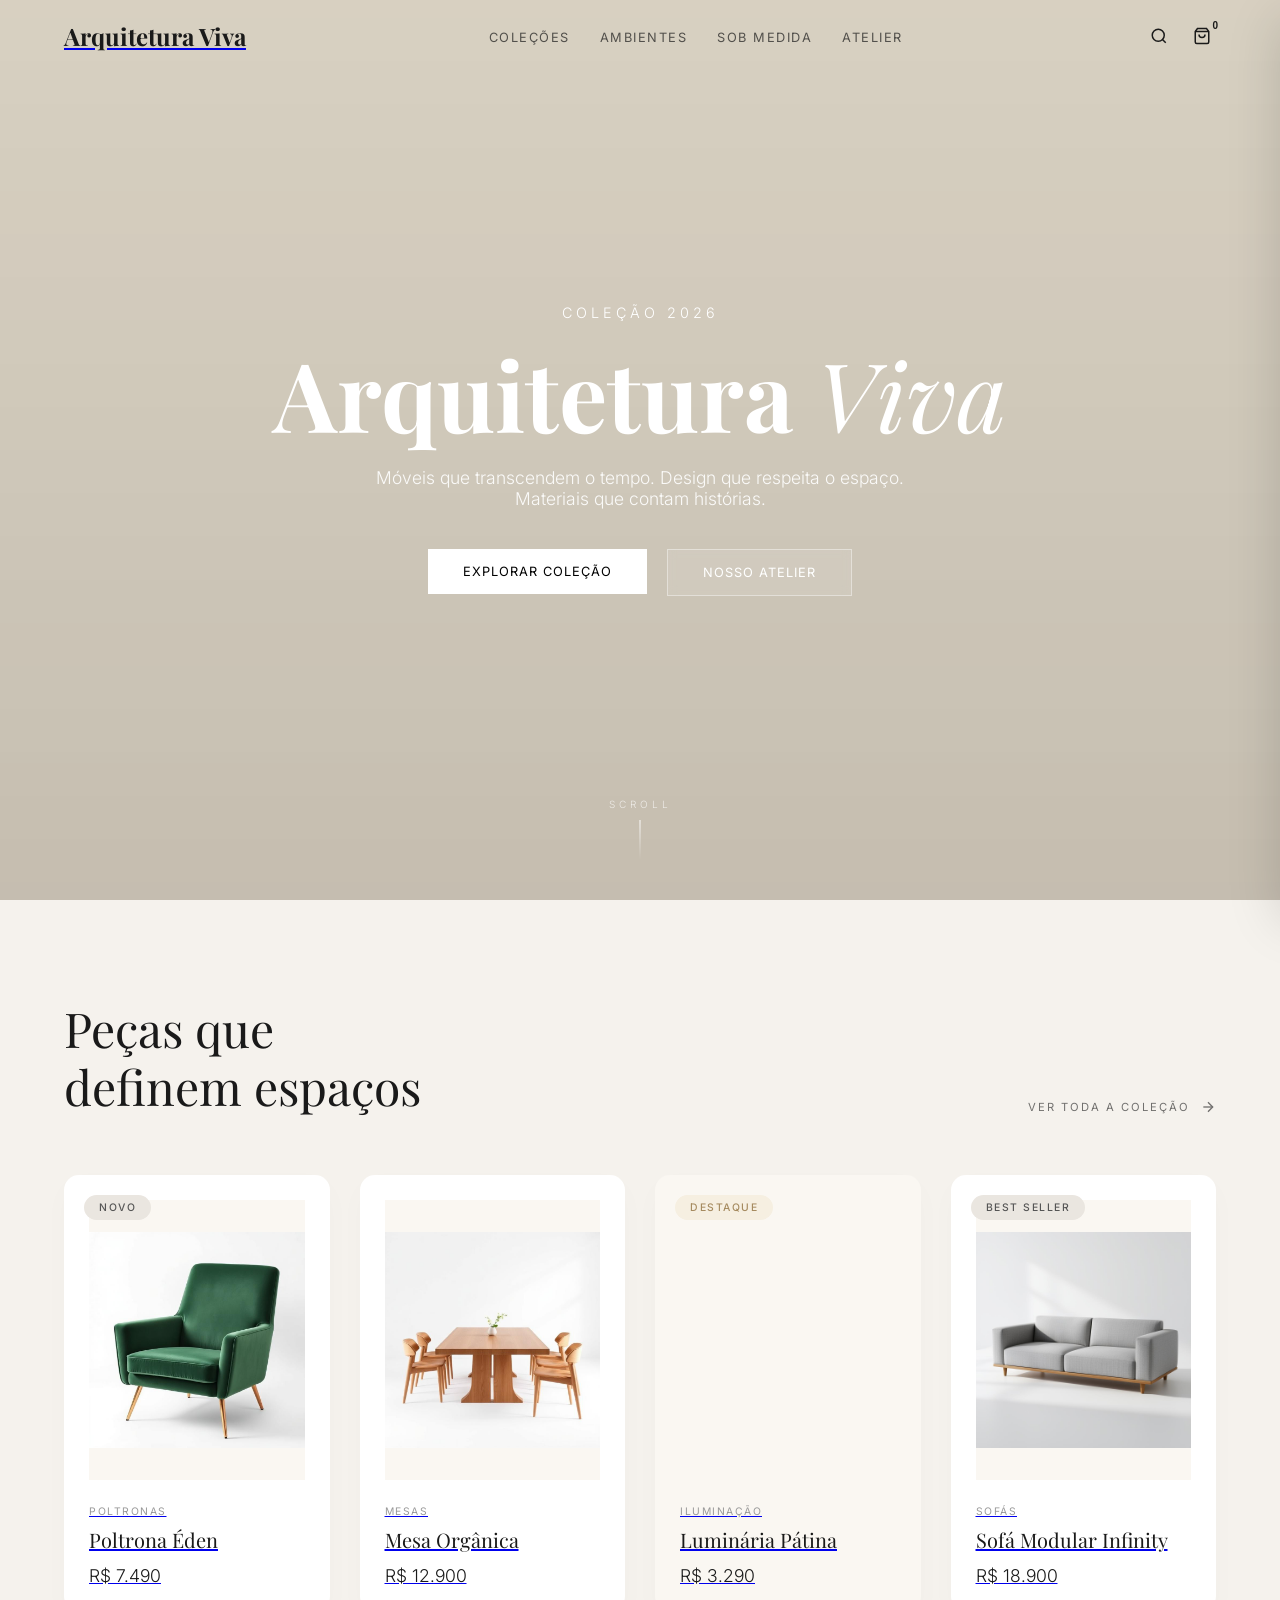
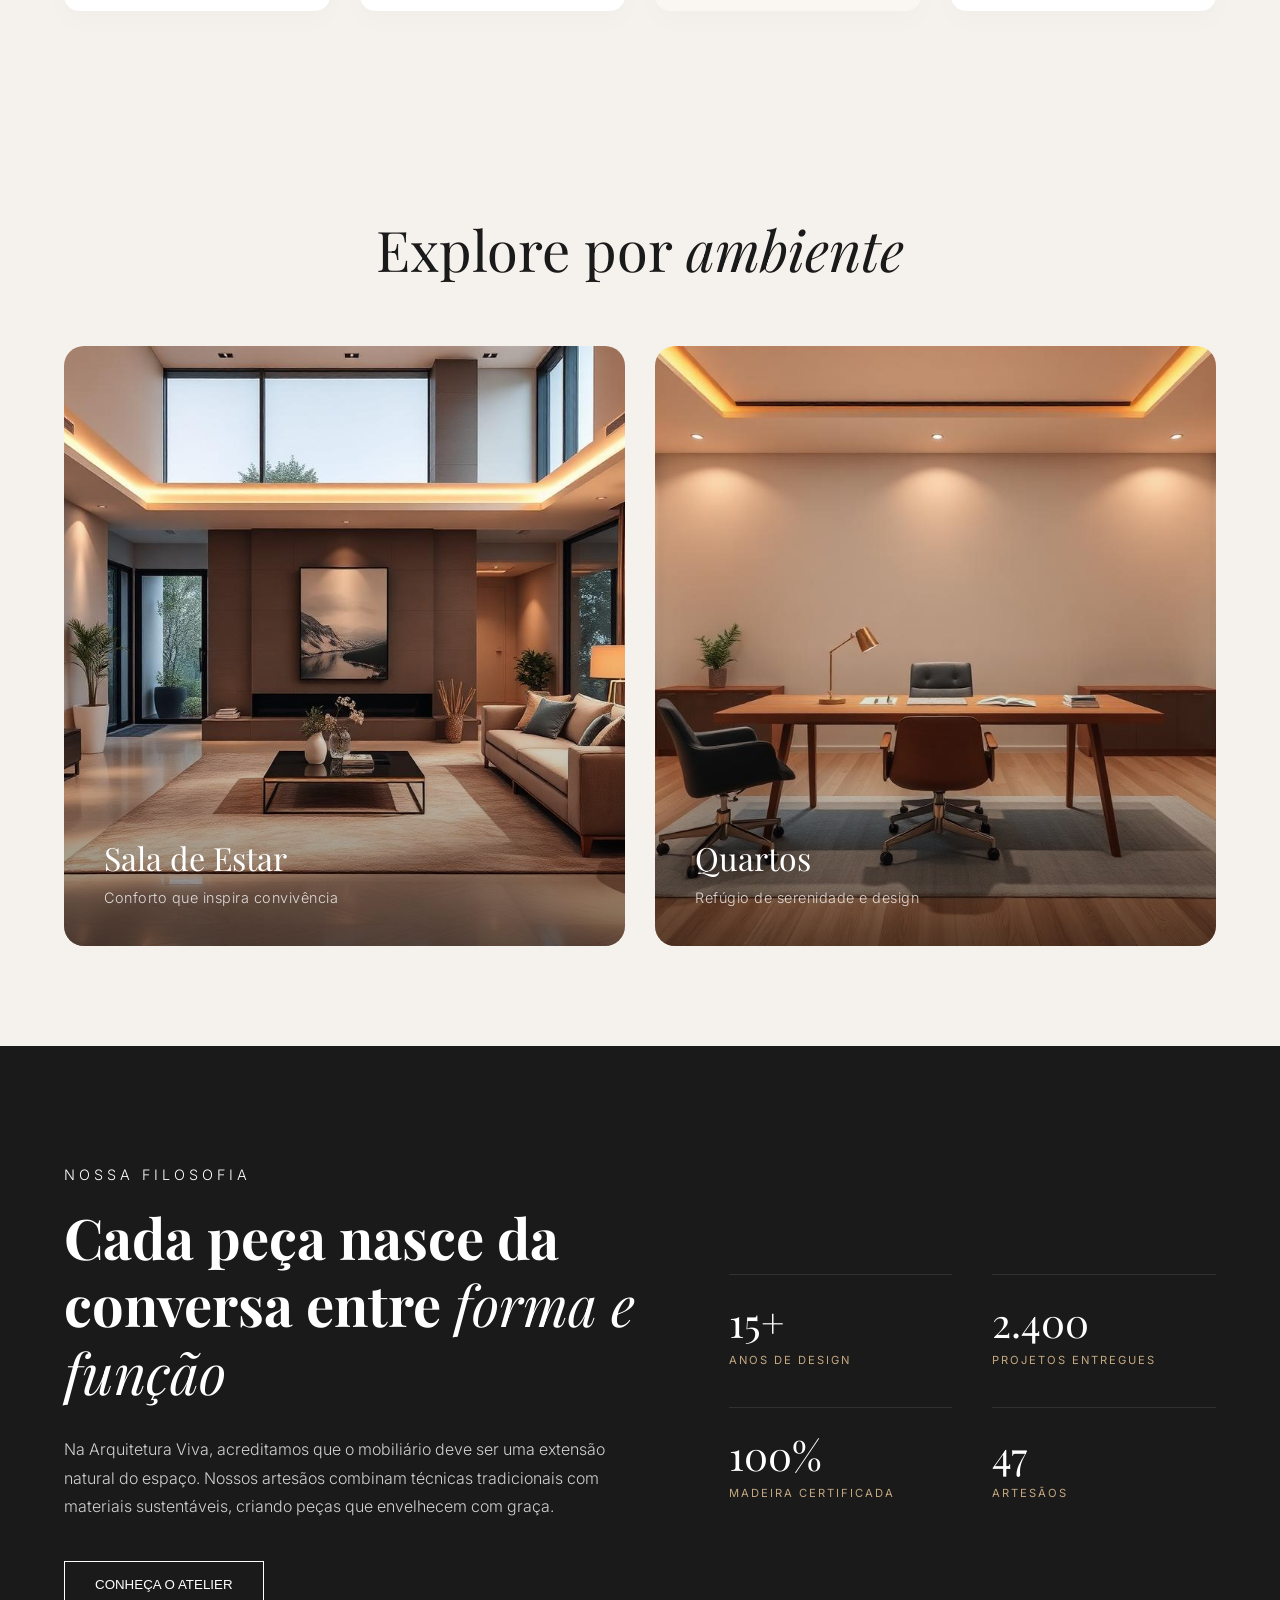
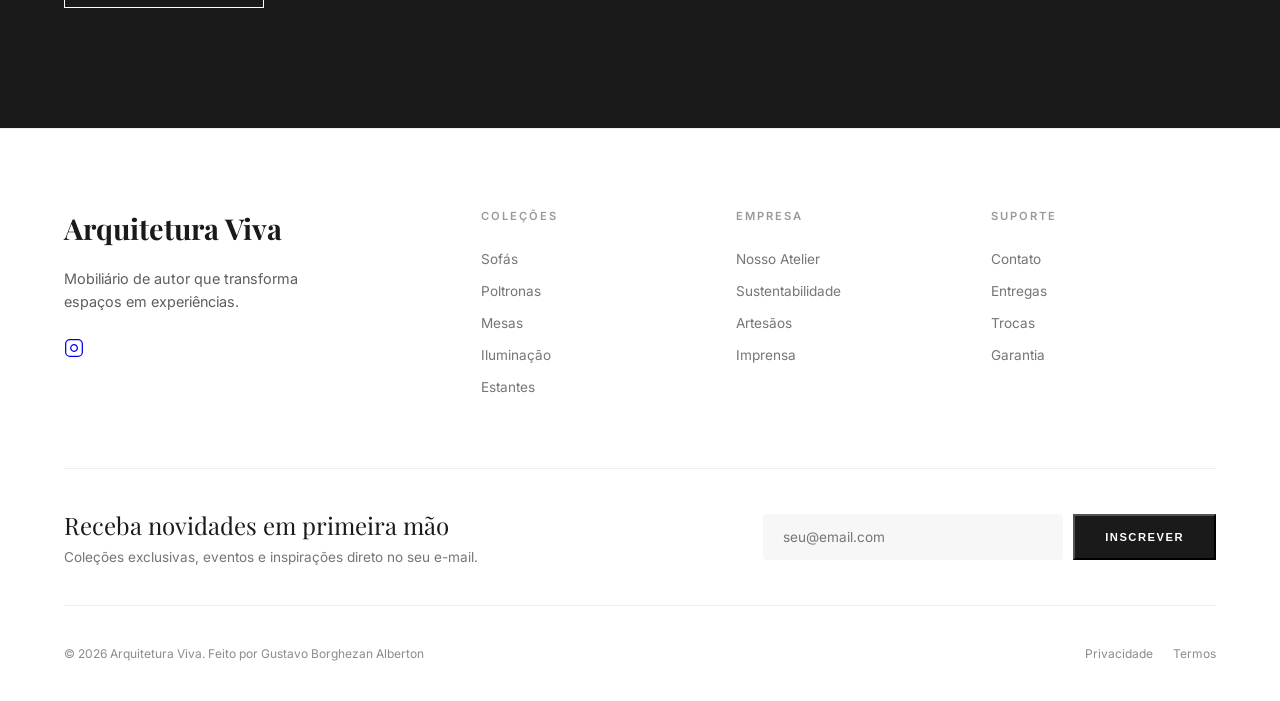
<file: index.html>
<!DOCTYPE html>
<html lang="pt-br">
<head>
    <meta charset="UTF-8">
    <meta name="viewport" content="width=device-width, initial-scale=1.0">
    <title>Arquitetura Viva | Peças que definem espaços</title>
    <link rel="stylesheet" href="css/index.css">
    <link rel="stylesheet" href="css/cart.css">
    <link href="https://fonts.googleapis.com/css2?family=Playfair+Display:ital,wght@0,400;0,700;1,400&family=Inter:wght@300;400;500&display=swap" rel="stylesheet">
</head>
<body>

    <header class="navbar">
        <a href="index.html"><div class="logo">Arquitetura Viva</div></a>
        <nav>
            <ul class="nav-links">
                <li><a href="colecao.html">COLEÇÕES</a></li>
                <li><a href="ambientes.html">AMBIENTES</a></li>
                <li><a href="sobmedida.html">SOB MEDIDA</a></li>
                <li><a href="atelie.html">ATELIER</a></li>
            </ul>
        </nav>
        <div class="nav-icons">
            <button class="icon-btn" aria-label="Pesquisar">
                <svg width="18" height="18" viewBox="0 0 24 24" fill="none" stroke="currentColor" stroke-width="2"><circle cx="11" cy="11" r="8"></circle><line x1="21" y1="21" x2="16.65" y2="16.65"></line></svg>
            </button>
            <button class="icon-btn nav-cart" id="cartBtn" aria-label="Carrinho">
                <svg width="18" height="18" viewBox="0 0 24 24" fill="none" stroke="currentColor" stroke-width="2"><path d="M6 2L3 6v14a2 2 0 0 0 2 2h14a2 2 0 0 0 2-2V6l-3-4Z"></path><line x1="3" y1="6" x2="21" y2="6"></line><path d="M16 10a4 4 0 0 1-8 0"></path></svg>
                <span class="cart-count" id="cartCount">0</span>
            </button>
        </div>
    </header>

    <main class="hero">
        <div class="hero-bg-wrapper">
            <div class="hero-bg"></div> </div>
        <div class="hero-content">
            <p class="subtitle">COLEÇÃO 2026</p>
            <h1 class="reveal-text">Arquitetura <i>Viva</i></h1>
            <p class="description">Móveis que transcendem o tempo. Design que respeita o espaço. Materiais que contam histórias.</p>
            <div class="hero-buttons">
                <a href="colecao.html"><button class="btn-primary">EXPLORAR COLEÇÃO</button></a>
                <a href="atelie.html"><button class="btn-secondary">NOSSO ATELIER</button></a>
            </div>
        </div>
        <div class="scroll-indicator">
            <span>SCROLL</span>
            <div class="line-down"></div>
        </div>
    </main>

    <section class="products-section js-reveal">
        <div class="container">
            <div class="products-header">
                <h2>Peças que<br>definem espaços</h2>
                <a href="colecao.html" class="view-all">VER TODA A COLEÇÃO 
                    <svg class="arrow" width="16" height="16" viewBox="0 0 24 24" fill="none" stroke="currentColor" stroke-width="2"><line x1="5" y1="12" x2="19" y2="12"></line><polyline points="12 5 19 12 12 19"></polyline></svg>
                </a>
            </div>

            <div class="products-grid">
                <div class="product-card js-product-reveal">
                    <span class="product-badge">NOVO</span>
                    <div class="product-image">
                        <img src="image/product-armchair.jpg" alt="Poltrona Éden">
                    </div>
                    <a href="item.html">
                        <div class="product-details">
                            <p class="product-category">POLTRONAS</p>
                            <h3 class="product-title">Poltrona Éden</h3>
                            <p class="product-price">R$ 7.490</p>
                        </div>
                    </a>
                </div>

                <div class="product-card js-product-reveal">
                    <div class="product-image">
                        <img src="image/product-table.jpg" alt="Mesa Orgânica">
                    </div>
                    <a href="item.html">
                        <div class="product-details">
                            <p class="product-category">MESAS</p>
                            <h3 class="product-title">Mesa Orgânica</h3>
                            <p class="product-price">R$ 12.900</p>
                        </div>
                    </a>
                </div>

                <div class="product-card js-product-reveal highlight">
                    <span class="product-badge accent">DESTAQUE</span>
                    <div class="product-image">
                        <img src="image/product-lamp.jpg" alt="Luminária Pátina" loading="lazy" class="image-fade-in">
                    </div>
                    <a href="item.html">
                    <div class="product-details">
                        <p class="product-category">ILUMINAÇÃO</p>
                        <h3 class="product-title">Luminária Pátina</h3>
                        <p class="product-price">R$ 3.290</p>
                    </div>
                    </a>
                </div>

                <div class="product-card js-product-reveal">
                    <span class="product-badge">BEST SELLER</span>
                    <div class="product-image">
                        <img src="image/sofa-hero.jpg" alt="Sofa Modular">
                    </div>
                    <a href="item.html">
                    <div class="product-details">
                        <p class="product-category">SOFÁS</p>
                        <h3 class="product-title">Sofá Modular Infinity</h3>
                        <p class="product-price">R$ 18.900</p>
                    </div>
                    </a>
                </div>
            </div>
        </div>
    </section>

    <section class="environments-section js-reveal">
        <div class="container">
            <div class="section-title-center">
                <h2>Explore por <i>ambiente</i></h2>
            </div>

            <div class="environments-grid">
                <div class="env-card">
                    <div class="env-image-wrapper">
                        <img src="image/ambiente-living.jpg" alt="Sala de Estar">
                        <div class="env-overlay"></div>
                    </div>
                    <div class="env-content">
                        <h3>Sala de Estar</h3>
                        <p>Conforto que inspira convivência</p>
                    </div>
                </div>

                <div class="env-card">
                    <div class="env-image-wrapper">
                        <img src="image/ambiente-office.jpg" alt="Quartos">
                        <div class="env-overlay"></div>
                    </div>
                    <div class="env-content">
                        <h3>Quartos</h3>
                        <p>Refúgio de serenidade e design</p>
                    </div>
                </div>
            </div>
        </div>
    </section>

    <section class="philosophy-section js-reveal">
        <div class="scrolling-text-container">
            <div class="scrolling-text">
                <span>Design • Artesanato • Natureza • Design • Artesanato • Natureza • Design • Artesanato • Natureza • Design • Artesanato • Natureza</span>
            </div>
        </div>

        <div class="container philosophy-grid">
            <div class="philosophy-content">
                <p class="subtitle">NOSSA FILOSOFIA</p>
                <h2>Cada peça nasce da conversa entre <i>forma e função</i></h2>
                <p class="description-text">
                    Na Arquitetura Viva, acreditamos que o mobiliário deve ser uma extensão natural do espaço. 
                    Nossos artesãos combinam técnicas tradicionais com materiais sustentáveis, criando peças 
                    que envelhecem com graça.
                </p>
                <button class="btn-outline">CONHEÇA O ATELIER</button>
            </div>

            <div class="philosophy-stats">
                <div class="stat-item">
                    <span class="stat-number">15+</span>
                    <span class="stat-label">ANOS DE DESIGN</span>
                </div>
                <div class="stat-item">
                    <span class="stat-number">2.400</span>
                    <span class="stat-label">PROJETOS ENTREGUES</span>
                </div>
                <div class="stat-item">
                    <span class="stat-number">100%</span>
                    <span class="stat-label">MADEIRA CERTIFICADA</span>
                </div>
                <div class="stat-item">
                    <span class="stat-number">47</span>
                    <span class="stat-label">ARTESÃOS</span>
                </div>
            </div>
        </div>
    </section>

    <footer class="main-footer">
        <div class="container">
            <div class="footer-top">
                <div class="footer-brand">
                    <h2 class="logo">Arquitetura Viva</h2>
                    <p>Mobiliário de autor que transforma espaços em experiências.</p>
                    <div class="social-links">
                        <a href="#" aria-label="Instagram">
                            <svg width="20" height="20" viewBox="0 0 24 24" fill="none" stroke="currentColor" stroke-width="1.5"><rect x="2" y="2" width="20" height="20" rx="5" ry="5"></rect><path d="M16 11.37A4 4 0 1 1 12.63 8 4 4 0 0 1 16 11.37z"></path><line x1="17.5" y1="6.5" x2="17.51" y2="6.5"></line></svg>
                        </a>
                    </div>
                </div>

                <div class="footer-nav">
                    <div class="footer-column">
                        <h4>COLEÇÕES</h4>
                        <ul>
                            <li><a href="#">Sofás</a></li>
                            <li><a href="#">Poltronas</a></li>
                            <li><a href="#">Mesas</a></li>
                            <li><a href="#">Iluminação</a></li>
                            <li><a href="#">Estantes</a></li>
                        </ul>
                    </div>
                    <div class="footer-column">
                        <h4>EMPRESA</h4>
                        <ul>
                            <li><a href="#">Nosso Atelier</a></li>
                            <li><a href="#">Sustentabilidade</a></li>
                            <li><a href="#">Artesãos</a></li>
                            <li><a href="#">Imprensa</a></li>
                        </ul>
                    </div>
                    <div class="footer-column">
                        <h4>SUPORTE</h4>
                        <ul>
                            <li><a href="#">Contato</a></li>
                            <li><a href="#">Entregas</a></li>
                            <li><a href="#">Trocas</a></li>
                            <li><a href="#">Garantia</a></li>
                        </ul>
                    </div>
                </div>
            </div>

            <div class="footer-newsletter">
                <div class="newsletter-text">
                    <h3>Receba novidades em primeira mão</h3>
                    <p>Coleções exclusivas, eventos e inspirações direto no seu e-mail.</p>
                </div>
                <form class="newsletter-form">
                    <input type="email" placeholder="seu@email.com" required>
                    <button type="submit">INSCREVER</button>
                </form>
            </div>

            <div class="footer-bottom">
                <p>&copy; 2026 Arquitetura Viva. Feito por Gustavo Borghezan Alberton</p>
                <div class="footer-legal">
                    <a href="#">Privacidade</a>
                    <a href="#">Termos</a>
                </div>
            </div>
        </div>
    </footer>

    <script src="js/index.js"></script>
    <script src="js/cart.js"></script>
</body>
</html>
</file>
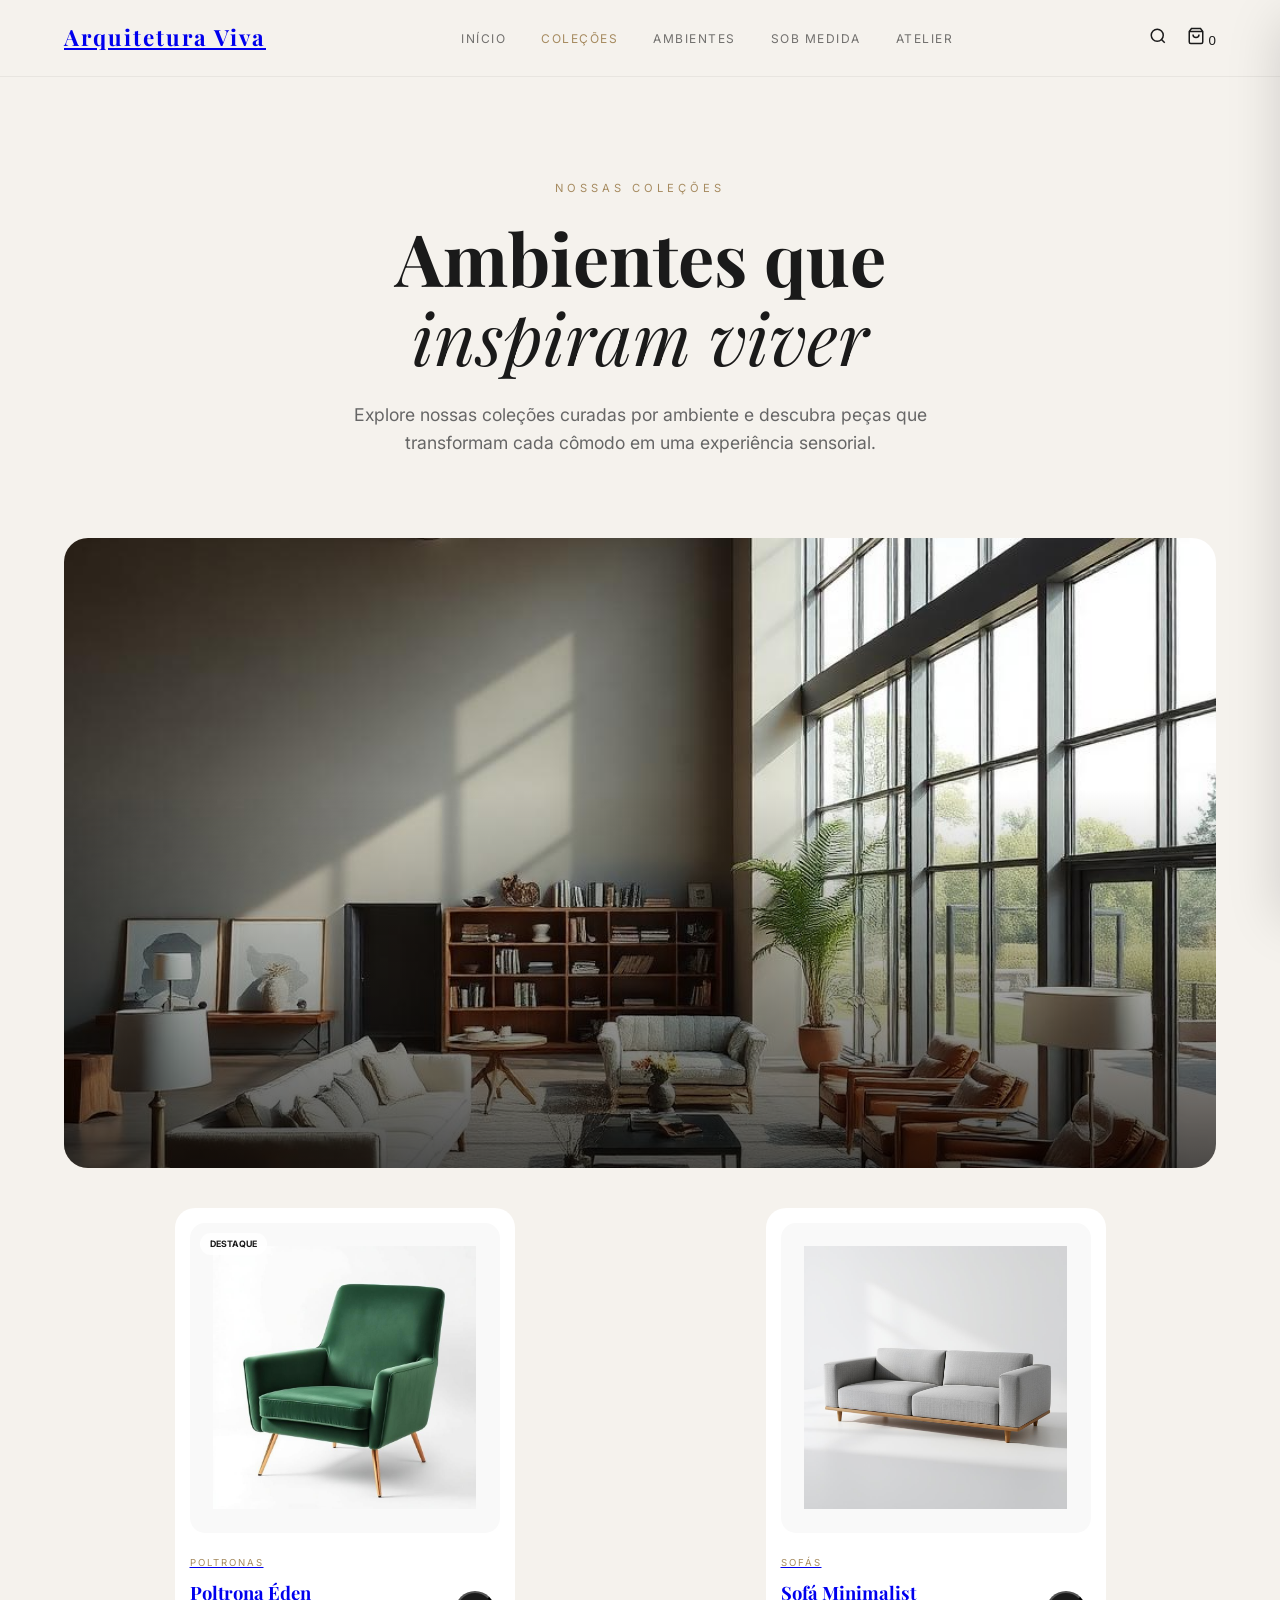
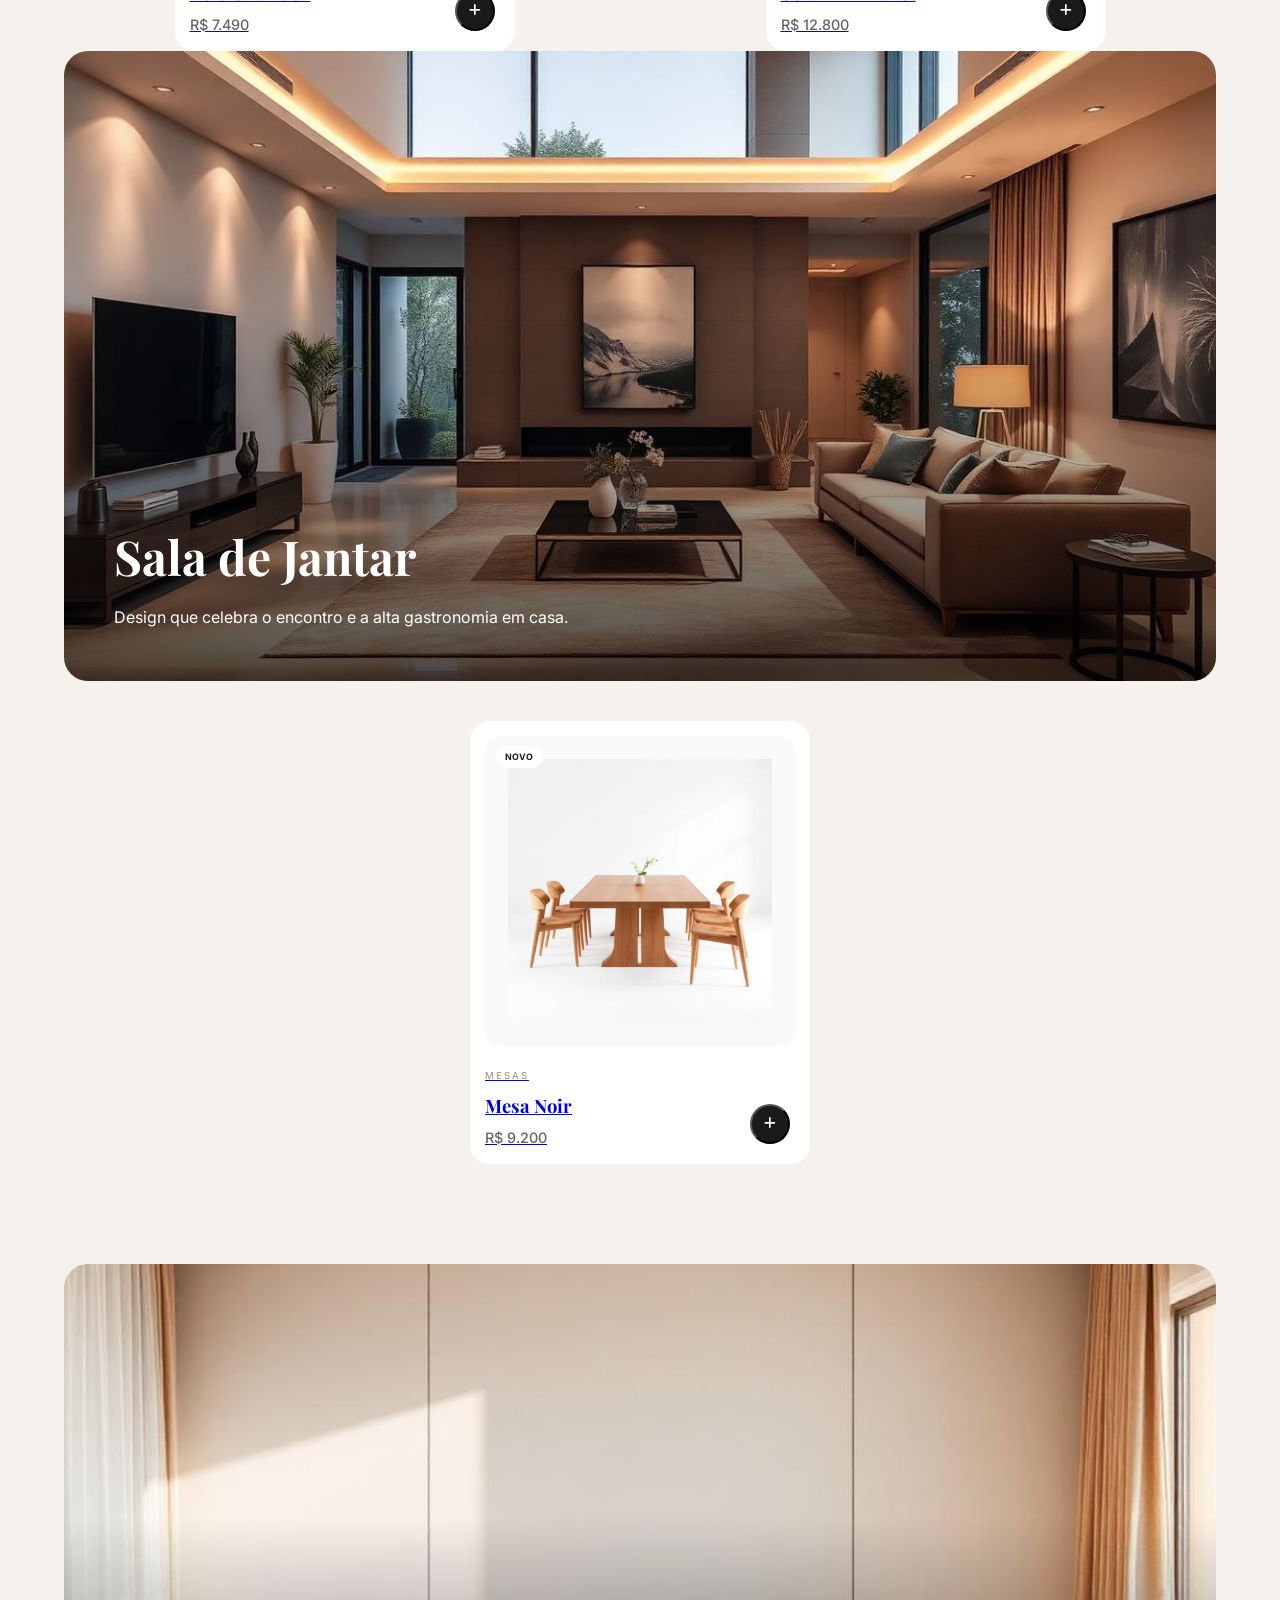
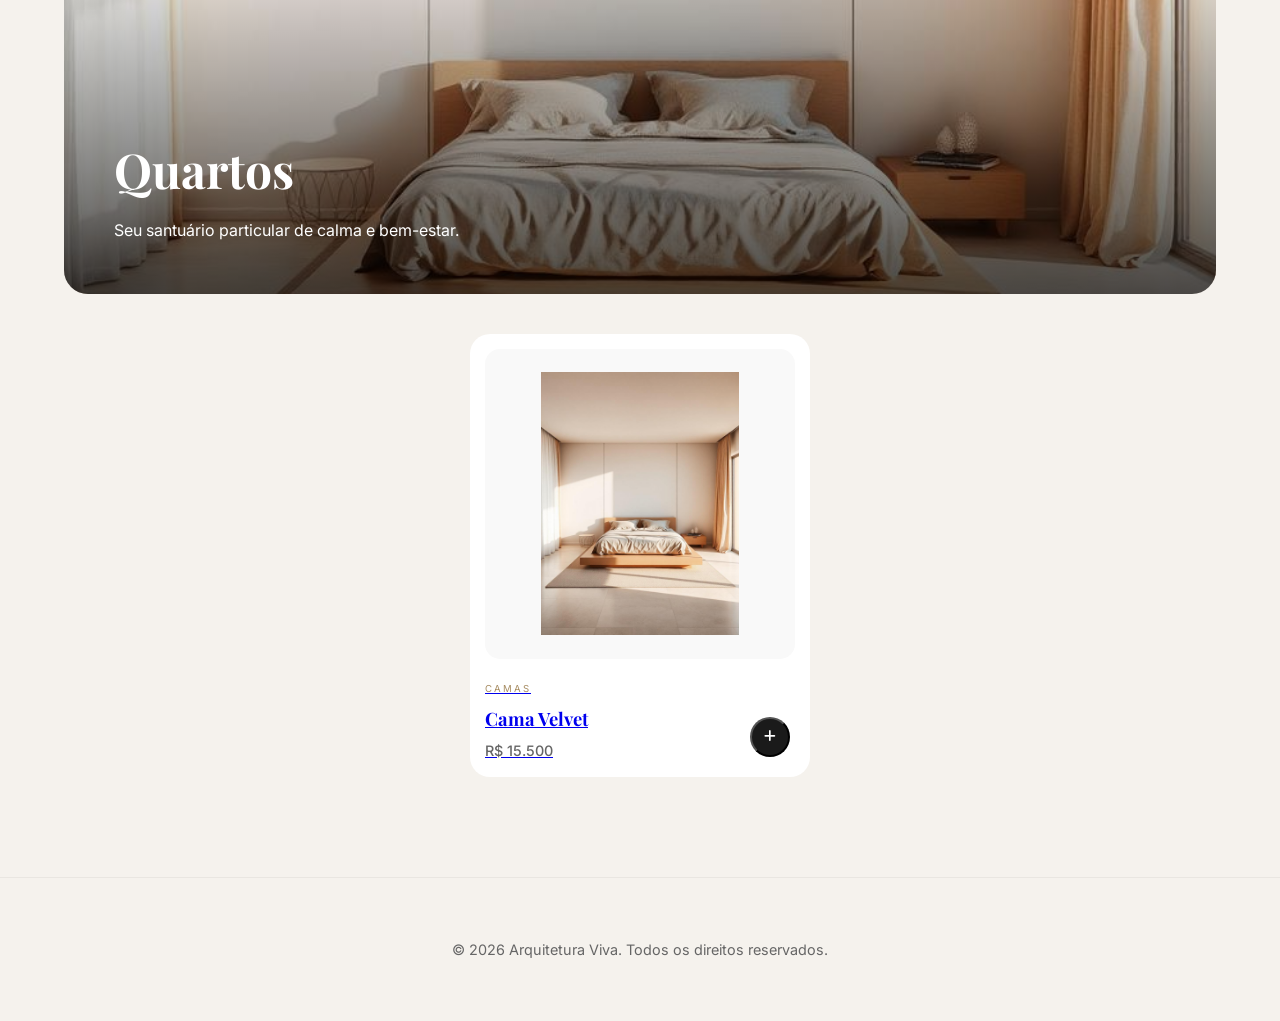
<file: colecao.html>
<!DOCTYPE html>
<html lang="pt-br">
<head>
    <meta charset="UTF-8">
    <meta name="viewport" content="width=device-width, initial-scale=1.0">
    <title>Coleções | Arquitetura Viva</title>
    <link rel="stylesheet" href="css/colecao.css">
    <link rel="stylesheet" href="css/cart.css">
    <link href="https://fonts.googleapis.com/css2?family=Playfair+Display:ital,wght@0,400;0,700;1,400&family=Inter:wght@300;400;500&display=swap" rel="stylesheet">
    <link rel="stylesheet" href="https://cdnjs.cloudflare.com/ajax/libs/font-awesome/6.0.0/css/all.min.css">
</head>
<body>

    <header class="navbar">
        <a href="index.html"><div class="logo">Arquitetura Viva</div></a>
        <nav>
            <ul class="nav-links">
                <li><a href="index.html">INÍCIO</a></li>
                <li><a href="colecao.html" class="active">COLEÇÕES</a></li>
                <li><a href="ambientes.html">AMBIENTES</a></li>
                <li><a href="sobmedida.html">SOB MEDIDA</a></li>
                <li><a href="atelie.html">ATELIER</a></li>
            </ul>
        </nav>
        <div class="nav-icons">
            <button class="icon-btn" aria-label="Pesquisar">
                <svg width="18" height="18" viewBox="0 0 24 24" fill="none" stroke="currentColor" stroke-width="2"><circle cx="11" cy="11" r="8"></circle><line x1="21" y1="21" x2="16.65" y2="16.65"></line></svg>
            </button>
            <button class="icon-btn nav-cart" id="cartBtn" aria-label="Carrinho">
                <svg width="18" height="18" viewBox="0 0 24 24" fill="none" stroke="currentColor" stroke-width="2"><path d="M6 2L3 6v14a2 2 0 0 0 2 2h14a2 2 0 0 0 2-2V6l-3-4Z"></path><line x1="3" y1="6" x2="21" y2="6"></line><path d="M16 10a4 4 0 0 1-8 0"></path></svg>
                <span class="cart-count" id="cartCount">0</span>
            </button>
        </div>
    </header>

    <main class="collection-intro js-reveal">
        <div class="container">
            <p class="subtitle-top">NOSSAS COLEÇÕES</p>
            <h1 class="main-title">Ambientes que<br><i>inspiram viver</i></h1>
            <p class="intro-description">Explore nossas coleções curadas por ambiente e descubra peças que transformam cada cômodo em uma experiência sensorial.</p>
        </div>
    </main>

    <section class="collection-highlight container js-reveal">
        <div class="env-image-container">
            <img src="image/atelier-showroom.jpg" alt="Sala de Estar">
            <div class="env-overlay-simple"></div>
            <div class="env-info-box">
                <h2>Sala de Estar</h2>
                <p>Onde o conforto encontra a sofisticação para os seus melhores momentos.</p>
            </div>
        </div>

        <div class="products-grid">
            <div class="product-card-modern js-reveal">
                <span class="badge-float">Destaque</span>
                <div class="product-image-wrapper">
                    <img src="/image/product-armchair.jpg" alt="Poltrona Éden">
                </div>
                <a href="item.html">
                <div class="product-meta">
                    <span class="product-category">Poltronas</span>
                    <h4 class="product-name">Poltrona Éden</h4>
                    <p class="product-price">R$ 7.490</p>
                </div>
                </a>
                <a href="item.html" style="text-decoration: none; color: inherit;">
                    <button class="btn-add-cart" data-product-name="Poltrona Éden" data-product-price="7490" style="pointer-events: none;"><i class="fas fa-plus"></i></button>
                </a>
            </div>
            <div class="product-card-modern js-reveal">
                <div class="product-image-wrapper">
                    <img src="image/sofa-hero.jpg" alt="Sofá Minimalist">
                </div>
                <a href="item.html">
                <div class="product-meta">
                    <span class="product-category">Sofás</span>
                    <h4 class="product-name">Sofá Minimalist</h4>
                    <p class="product-price">R$ 12.800</p>
                </div>
                </a>
                <a href="item.html" style="text-decoration: none; color: inherit;">
                    <button class="btn-add-cart" data-product-name="Sofá Minimalist" data-product-price="12800" style="pointer-events: none;"><i class="fas fa-plus"></i></button>
                </a>
            </div>
        </div>
    </section>

    <section class="ambientes-section container">
    <div class="ambiente-card js-reveal">
        <img src="image/ambiente-living.jpg" alt="Sala de Jantar Luxo">
        <div class="ambiente-overlay">
            <h3>Sala de Jantar</h3>
            <p>Design que celebra o encontro e a alta gastronomia em casa.</p>
        </div>
    </div>
    
    <div class="products-grid">
        <div class="product-card-modern js-reveal">
            <span class="badge-float">Novo</span>
            <div class="product-image-wrapper">
                <img src="image/product-table.jpg" alt="Mesa Noir">
            </div>
            <a href="index.html">
            <div class="product-meta">
                <span class="product-category">Mesas</span>
                <h4 class="product-name">Mesa Noir</h4>
                <p class="product-price">R$ 9.200</p>
            </div>
            </a>
            <a href="item.html" style="text-decoration: none; color: inherit;">
                <button class="btn-add-cart" data-product-name="Mesa Noir" data-product-price="9200" style="pointer-events: none;"><i class="fas fa-plus"></i></button>
            </a>
        </div>
    </div>
</section>

    <section class="ambientes-section container">
        <div class="ambiente-card js-reveal">
            <img src="image/collection-bedroom.jpg" alt="Quartos">
            <div class="ambiente-overlay">
                <h3>Quartos</h3>
                <p>Seu santuário particular de calma e bem-estar.</p>
            </div>
        </div>

        <div class="products-grid">
            <div class="product-card-modern js-reveal">
                <div class="product-image-wrapper">
                    <img src="image/collection-bedroom.jpg" alt="Cama Velvet">
                </div>
                <a href="item.html">
                <div class="product-meta">
                    <span class="product-category">Camas</span>
                    <h4 class="product-name">Cama Velvet</h4>
                    <p class="product-price">R$ 15.500</p>
                </div>
                </a>
                <a href="item.html" style="text-decoration: none; color: inherit;">
                    <button class="btn-add-cart" data-product-name="Cama Velvet" data-product-price="15500" style="pointer-events: none;"><i class="fas fa-plus"></i></button>
                </a>
            </div>
        </div>
    </section>

    <footer class="main-footer">
        <div class="container">
            <p>&copy; 2026 Arquitetura Viva. Todos os direitos reservados.</p>
        </div>
    </footer>

    <script src="js/index.js"></script>
    <script src="js/cart.js"></script>
</body>
</html>
</file>
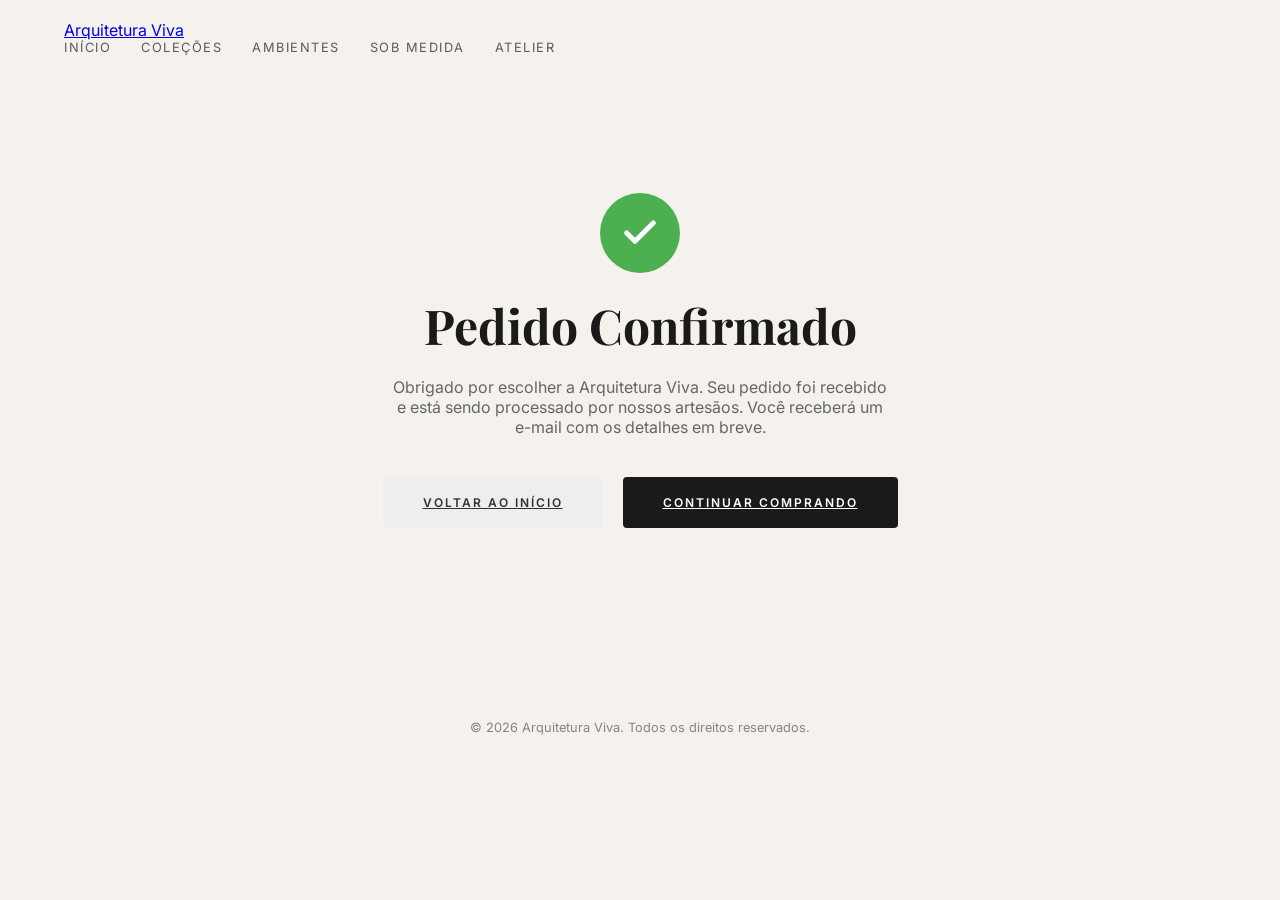
<file: sucesso.html>
<!DOCTYPE html>
<html lang="pt-BR">
<head>
    <meta charset="UTF-8">
    <meta name="viewport" content="width=device-width, initial-scale=1.0">
    <title>Pedido Confirmado | Arquitetura Viva</title>
    <link rel="stylesheet" href="css/index.css">
    <link rel="stylesheet" href="css/cart.css">
    <link href="https://fonts.googleapis.com/css2?family=Inter:wght@300;400;500;600&family=Playfair+Display:ital,wght@0,400;0,500;0,600;1,400&display=swap" rel="stylesheet">
</head>
<body>

    <nav id="navbar" class="navbar scrolled">
        <div class="nav-container">
            <a href="index.html" class="nav-logo">Arquitetura Viva</a>
            <div class="nav-links">
                <a href="index.html">INÍCIO</a>
                <a href="item.html">COLEÇÕES</a>
                <a href="ambientes.html">AMBIENTES</a>
                <a href="sobmedida.html">SOB MEDIDA</a>
                <a href="atelie.html">ATELIER</a>
            </div>
        </div>
    </nav>

    <main class="success-section">
        <div class="container">
            <div class="success-content">
                <div class="success-icon">
                    <svg width="40" height="40" viewBox="0 0 24 24" fill="none" stroke="currentColor" stroke-width="3" stroke-linecap="round" stroke-linejoin="round"><polyline points="20 6 9 17 4 12"></polyline></svg>
                </div>
                <h1>Pedido Confirmado</h1>
                <p style="color: #666; max-width: 500px; margin: 0 auto 40px;">
                    Obrigado por escolher a Arquitetura Viva. Seu pedido foi recebido e está sendo processado por nossos artesãos. Você receberá um e-mail com os detalhes em breve.
                </p>
                <div style="display: flex; gap: 20px; justify-content: center;">
                    <a href="index.html" class="btn-checkout" style="width: auto; padding: 18px 40px; background: #eee; color: #333;">VOLTAR AO INÍCIO</a>
                    <a href="item.html" class="btn-checkout" style="width: auto; padding: 18px 40px;">CONTINUAR COMPRANDO</a>
                </div>
            </div>
        </div>
    </main>

    <footer class="footer" style="margin-top: 0;">
        <div class="container">
            <p style="text-align: center; opacity: 0.5; font-size: 0.8rem;">© 2026 Arquitetura Viva. Todos os direitos reservados.</p>
        </div>
    </footer>

</body>
</html>
</file>
<file: css/index.css>
:root {
    --bg-color: #f5f2ed; 
    --bg-hero: #dcd0b9;  
    --text-dark: #1a1a1a;
    --text-light: #ffffff;
    --accent: #c5a880; 
    --accent-dark: #a68b60;
    --badge-bg: #eae6e0; 
    --transition-slow: all 0.8s cubic-bezier(0.2, 1, 0.3, 1);
    --transition-fast: all 0.3s ease;
}


* { margin: 0;
    padding: 0; 
    box-sizing: border-box; }

body { 
    font-family: 'Inter', sans-serif; 
    background-color: var(--bg-color); 
    color: var(--text-dark); 
    overflow-x: hidden; 
}

.container { 
    max-width: 1400px; 
    margin: 0 auto; 
    padding: 0 5%; 
}

.navbar {
    display: flex; justify-content: space-between; align-items: center;
    padding: 20px 5%; position: fixed; width: 100%; z-index: 1000;
    transition: var(--transition-slow);
}

.logo { 
    font-family: 'Playfair Display', serif; 
    font-size: 1.5rem; 
    font-weight: bold; 
    color: var(--text-dark); }

.nav-links { 
    display: flex; 
    list-style: none; 
    gap: 30px; }

.nav-links a { 
    text-decoration: none; 
    color: var(--text-dark); 
    font-size: 0.8rem; 
    letter-spacing: 1.5px; 
    opacity: 0.7; 
    transition: var(--transition-fast); }

.nav-links a:hover { 
    opacity: 1; 
    color: var(--accent-dark); }

.nav-icons { 
    display: flex; 
    gap: 15px; 
    color: var(--text-dark); }

.icon-btn { 
    background: none; 
    border: none; 
    cursor: pointer; 
    color: inherit; 
    padding: 5px; 
    display: inline-flex; 
    align-items: center; 
    position: relative; 
    transition: var(--transition-fast); }

.icon-btn:hover { opacity: 0.6; }

.cart-count { 
    font-size: 10px; 
    position: absolute; 
    top: -2px; 
    right: -2px; 
    font-weight: bold; }

.hero { 
    height: 100vh; 
    width: 100%; 
    display: flex; 
    align-items: center; 
    justify-content: center; 
    text-align: center; 
    color: var(--text-light); 
    position: relative; 
    overflow: hidden; 
}

.hero-bg-wrapper { 
    position: absolute; 
    top: 0; 
    left: 0; 
    width: 100%; 
    height: 100%; 
    z-index: -1; 
    background-color: rgba(220, 208, 185, 0.6); 
}

.hero-bg {
    width: 100%; 
    height: 120%; 
    background: linear-gradient(rgba(0,0,0,0.05), rgba(0,0,0,0.15)), 
                url('https://images.unsplash.com/photo-1618221195710-dd6b41faaea6?auto=format&fit=crop&w=1920&q=80');
    background-size: cover; 
    background-position: center;
    position: absolute; 
    top: -10%; 
    will-change: transform; 
    z-index: -2; 
}

.hero-content { 
    max-width: 800px; 
    padding: 20px; 
    z-index: 10; }

.subtitle { 
    letter-spacing: 4px; 
    font-size: 0.9rem; 
    margin-bottom: 20px; 
    font-weight: 300; }

.hero h1 { 
    font-family: 'Playfair Display', serif; 
    font-size: clamp(3rem, 8vw, 6rem); 
    margin-bottom: 20px; 
    line-height: 1.1; 
    color: var(--text-light); }

.hero h1 i { 
    font-family: 'Playfair Display', serif; 
    font-style: italic; 
    font-weight: 400; }

.description { 
    font-size: 1.1rem; 
    margin-bottom: 40px; 
    font-weight: 300; 
    max-width: 600px; 
    margin-left: auto; 
    margin-right: auto; 
    opacity: 0.9; }

.hero-buttons { 
    display: flex; 
    gap: 20px; 
    justify-content: center; }

.btn-primary, .btn-secondary { 
    padding: 15px 35px; 
    border: none; 
    cursor: pointer; 
    font-family: 'Inter', sans-serif; 
    font-size: 0.8rem; 
    letter-spacing: 1px; 
    transition: var(--transition-slow); }

.btn-primary { 
    background: white; 
    color: black; }

.btn-primary:hover { 
    background: var(--accent); 
    color: white; 
    transform: translateY(-3px); }

.btn-secondary { 
    background: rgba(255, 255, 255, 0.1); 
    color: white; 
    border: 1px solid rgba(255,255,255,0.4); 
    backdrop-filter: blur(5px); }

.btn-secondary:hover { 
    background: white; 
    color: black; }

.scroll-indicator { 
    position: absolute; 
    bottom: 40px; 
    left: 50%; 
    transform: translateX(-50%); 
    display: flex; 
    flex-direction: column; 
    align-items: center; 
    gap: 10px; 
    z-index: 10; }

.scroll-indicator span { 
    font-size: 10px; 
    letter-spacing: 4px; 
    font-weight: 300; 
    opacity: 0.7; }

.line-down { 
    width: 1px; 
    height: 40px; 
    background: linear-gradient(to bottom, white, transparent); 
    animation: scrollLine 2s infinite; }

@keyframes scrollLine {
    0% { transform: scaleY(0); transform-origin: top; }
    50% { transform: scaleY(1); transform-origin: top; }
    51% { transform: scaleY(1); transform-origin: bottom; }
    100% { transform: scaleY(0); transform-origin: bottom; }
}

.products-section { 
    padding: 100px 0; 
    background-color: var(--bg-color); }

.products-header { 
    display: flex; 
    justify-content: space-between; 
    align-items: flex-end; 
    margin-bottom: 60px; }

.products-header h2 { 
    font-family: 'Playfair Display', serif; 
    font-size: 3rem; 
    font-weight: 400; 
    line-height: 1.2; }

.products-header h2 i { font-style: italic; }

.view-all { 
    font-size: 0.7rem; 
    letter-spacing: 2px; 
    text-decoration: none; 
    color: var(--text-dark); 
    opacity: 0.6; 
    display: flex; 
    align-items: center; 
    gap: 10px; 
    transition: var(--transition-fast); }

.view-all:hover { 
    opacity: 1; 
    color: var(--accent-dark); }

.view-all .arrow { 
    transition: transform 0.3s ease; }

.view-all:hover .arrow { transform: translateX(5px); }

.products-grid { 
    display: grid; 
    grid-template-columns: repeat(4, 1fr); 
    gap: 30px; }

.product-card { 
    background: white; 
    border-radius: 15px; 
    padding: 25px; 
    position: relative; 
    text-align: left; 
    transition: var(--transition-slow); 
    box-shadow: 0 10px 30px rgba(0,0,0,0.02); 
    overflow: hidden;}

.product-card:hover { 
    transform: translateY(-10px); 
    box-shadow: 0 20px 40px rgba(0,0,0,0.06); }

.product-badge { 
    position: absolute; 
    top: 20px; 
    left: 20px; 
    background-color: var(--badge-bg); 
    color: #555; 
    padding: 6px 15px; 
    font-size: 0.65rem; 
    letter-spacing: 1.5px; 
    font-weight: 500; 
    border-radius: 20px; 
    z-index: 5; }

.product-badge.accent { 
    background-color: #f6efe1; 
    color: var(--accent-dark); }

.product-image { 
    width: 100%; 
    height: 280px; 
    display: flex; 
    align-items: center; 
    justify-content: center; 
    margin-bottom: 25px; 
    overflow: hidden; }

.product-image img { 
    max-width: 100%; 
    max-height: 100%; 
    object-fit: contain; 
    transition: var(--transition-slow); }

.product-card:hover .product-image img { transform: scale(1.05); }

.product-category { 
    font-size: 0.65rem; 
    color: #999; 
    letter-spacing: 1.5px; 
    margin-bottom: 8px; 
    text-transform: uppercase; }

.product-title { 
    font-family: 'Playfair Display', serif; 
    font-size: 1.25rem; 
    font-weight: 400; 
    color: var(--text-dark); 
    margin-bottom: 12px; }

.product-price { 
    font-size: 1.1rem; 
    font-weight: 300; 
    color: var(--text-dark); 
}

.product-card.highlight { background-color: #faf7f2; }

.js-reveal, .js-product-reveal {
    opacity: 0;
    transform: translateY(30px);
    transition: var(--transition-slow);
}

.reveal-active {
    opacity: 1;
    transform: translateY(0);
}

.image-fade-in {
    opacity: 0;
    transition: opacity 1s ease-in-out;
    will-change: opacity;
}

.image-loaded {
    opacity: 1 !important; 
}

.product-image {
    width: 100%;
    height: 280px;
    display: flex;
    align-items: center;
    justify-content: center;
    margin-bottom: 25px;
    overflow: hidden;
    position: relative; 
    background-color: #faf7f2; 
}

.environments-section {
    padding: 100px 0;
    background-color: var(--bg-color);
}

.section-title-center {
    text-align: center;
    margin-bottom: 60px;
}

.section-title-center h2 {
    font-family: 'Playfair Display', serif;
    font-size: 3.5rem;
    font-weight: 400;
}

.section-title-center h2 i {
    font-style: italic;
}

.environments-grid {
    display: grid;
    grid-template-columns: 1fr 1fr;
    gap: 30px;
}

.env-card {
    position: relative;
    border-radius: 20px;
    overflow: hidden; 
    height: 600px;
    cursor: pointer;
}

.env-image-wrapper {
    width: 100%;
    height: 100%;
    position: relative;
}

.env-image-wrapper img {
    width: 100%;
    height: 100%;
    object-fit: cover;
    transition: transform 1.2s cubic-bezier(0.2, 1, 0.3, 1); 
}

.env-overlay {
    position: absolute;
    top: 0;
    left: 0;
    width: 100%;
    height: 100%;
    background: linear-gradient(to top, rgba(0,0,0,0.5) 0%, transparent 50%);
    transition: background 0.5s ease;
    z-index: 1;
}

.env-card:hover .env-image-wrapper img {
    transform: scale(1.1); 
}

.env-card:hover .env-overlay {
    background: linear-gradient(to top, rgba(0,0,0,0.7) 0%, rgba(0,0,0,0.2) 100%);
}

.env-content {
    position: absolute;
    bottom: 40px;
    left: 40px;
    color: white;
    z-index: 2;
}

.env-content h3 {
    font-family: 'Playfair Display', serif;
    font-size: 2rem;
    margin-bottom: 10px;
    font-weight: 400;
}

.env-content p {
    font-size: 0.9rem;
    opacity: 0.8;
    font-weight: 300;
    letter-spacing: 0.5px;
}
.philosophy-section {
    background-color: #1a1a1a; 
    color: var(--text-light);
    padding: 120px 0;
    position: relative;
    overflow: hidden;
}

.scrolling-text-container {
    position: absolute;
    top: 50px;
    left: 0;
    width: 100%;
    opacity: 0.05;
    pointer-events: none;
    white-space: nowrap;
    display: flex;
    justify-content: center; 
}

.scrolling-text {
    font-family: 'Playfair Display', serif;
    font-size: 12vw;
    font-weight: 700;
    text-transform: uppercase;
    display: inline-block;
    will-change: transform;
    transform: translateX(-20%); 
}

.philosophy-grid {
    display: grid;
    grid-template-columns: 1.2fr 1fr;
    gap: 80px;
    position: relative;
    z-index: 2;
}

.philosophy-content h2 {
    font-family: 'Playfair Display', serif;
    font-size: 3.5rem;
    line-height: 1.2;
    margin: 20px 0 30px;
}

.philosophy-content h2 i { font-style: italic; font-weight: 400; }

.description-text {
    font-weight: 300;
    line-height: 1.8;
    margin-bottom: 40px;
    opacity: 0.8;
}

.philosophy-stats {
    display: grid;
    grid-template-columns: 1fr 1fr;
    gap: 40px;
    align-content: center;
}

.stat-item {
    display: flex;
    flex-direction: column;
    border-top: 1px solid rgba(255,255,255,0.1);
    padding-top: 20px;
}

.stat-number {
    font-family: 'Playfair Display', serif;
    font-size: 2.5rem;
    color: var(--text-light);
}

.stat-label {
    font-size: 0.7rem;
    letter-spacing: 2px;
    color: var(--accent);
    margin-top: 5px;
}

.btn-outline {
    background: transparent;
    border: 1px solid var(--text-light);
    color: var(--text-light);
    padding: 15px 30px;
    cursor: pointer;
    transition: var(--transition-fast);
}

.btn-outline:hover {
    background: var(--text-light);
    color: #1a1a1a;
}

.main-footer {
    padding: 80px 0 40px;
    background-color: #ffffff; 
    border-top: 1px solid #eee;
    color: var(--text-dark);
}

.footer-top {
    display: grid;
    grid-template-columns: 1fr 2fr;
    gap: 50px;
    margin-bottom: 60px;
}

.footer-brand .logo {
    margin-bottom: 20px;
    font-size: 1.8rem;
}

.footer-brand p {
    max-width: 280px;
    font-size: 0.9rem;
    line-height: 1.6;
    opacity: 0.7;
    margin-bottom: 25px;
}

.footer-nav {
    display: grid;
    grid-template-columns: repeat(3, 1fr);
    gap: 30px;
}

.footer-column h4 {
    font-size: 0.7rem;
    letter-spacing: 2px;
    margin-bottom: 25px;
    font-weight: 600;
    color: #999;
}

.footer-column ul {
    list-style: none;
}

.footer-column ul li {
    margin-bottom: 12px;
}

.footer-column ul li a {
    text-decoration: none;
    color: var(--text-dark);
    font-size: 0.85rem;
    opacity: 0.6;
    transition: var(--transition-fast);
}

.footer-column ul li a:hover {
    opacity: 1;
    color: var(--accent-dark);
}

.footer-newsletter {
    display: flex;
    justify-content: space-between;
    align-items: center;
    padding: 40px 0;
    border-top: 1px solid #eee;
    border-bottom: 1px solid #eee;
    margin-bottom: 40px;
}

.newsletter-text h3 {
    font-family: 'Playfair Display', serif;
    font-size: 1.5rem;
    margin-bottom: 8px;
    font-weight: 400;
}

.newsletter-text p {
    font-size: 0.85rem;
    opacity: 0.6;
}

.newsletter-form {
    display: flex;
    gap: 10px;
}

.newsletter-form input {
    padding: 15px 20px;
    width: 300px;
    border: none;
    background-color: #f7f7f7;
    font-family: inherit;
    font-size: 0.85rem;
    outline: none;
}

.newsletter-form button {
    background-color: #1a1a1a;
    color: white;
    padding: 0 30px;
    font-size: 0.7rem;
    letter-spacing: 1.5px;
    font-weight: 600;
    cursor: pointer;
    transition: var(--transition-fast);
}

.newsletter-form button:hover {
    background-color: var(--accent-dark);
}

.footer-bottom {
    display: flex;
    justify-content: space-between;
    align-items: center;
    font-size: 0.75rem;
    opacity: 0.5;
}

.footer-legal {
    display: flex;
    gap: 20px;
}

.footer-legal a {
    color: inherit;
    text-decoration: none;
}

/* Responsividade Básica */
@media (max-width: 992px) {
    .footer-top, .footer-newsletter {
        flex-direction: column;
        align-items: flex-start;
        grid-template-columns: 1fr;
        gap: 40px;
    }
    .newsletter-form {
        width: 100%;
    }
    .newsletter-form input {
        width: 100%;
    }
}
</file>
<file: css/cart.css>
:root {
    --bg-color: #f5f2ed;
    --bg-card: #ffffff;
    --text-dark: #1a1a1a;
    --text-mid: #555555;
    --accent: #c5a880;
    --accent-dark: #a68b60;
    --border: #e8e3db;
    --shadow-lg: 0 20px 50px rgba(0,0,0,0.15);
    --transition-med: all 0.5s cubic-bezier(0.2, 1, 0.3, 1);
}

.cart-drawer {
    position: fixed;
    top: 0;
    right: 0;
    width: 100%;
    max-width: 450px;
    height: 100vh;
    background: white;
    z-index: 2000;
    box-shadow: var(--shadow-lg);
    transform: translateX(100%);
    transition: var(--transition-med);
    display: flex;
    flex-direction: column;
}

.cart-drawer.open {
    transform: translateX(0);
}

.cart-overlay {
    position: fixed;
    inset: 0;
    background: rgba(0,0,0,0.4);
    backdrop-filter: blur(4px);
    z-index: 1999;
    opacity: 0;
    pointer-events: none;
    transition: opacity 0.4s ease;
}

.cart-overlay.visible {
    opacity: 1;
    pointer-events: all;
}

.cart-header {
    padding: 30px;
    border-bottom: 1px solid var(--border);
    display: flex;
    justify-content: space-between;
    align-items: center;
}

.cart-header h2 {
    font-family: 'Playfair Display', serif;
    font-size: 1.5rem;
    font-weight: 400;
}

.btn-close-cart {
    background: none;
    border: none;
    cursor: pointer;
    color: var(--text-dark);
    padding: 5px;
    display: flex;
    align-items: center;
    transition: 0.3s;
}

.btn-close-cart:hover { transform: rotate(90deg); opacity: 0.6; }

.cart-items {
    flex: 1;
    overflow-y: auto;
    padding: 20px 30px;
}

.cart-item {
    display: grid;
    grid-template-columns: 80px 1fr auto;
    gap: 20px;
    padding: 20px 0;
    border-bottom: 1px solid #f0f0f0;
}

.cart-item-img {
    width: 80px;
    height: 80px;
    object-fit: contain;
    background: #f9f9f9;
    border-radius: 8px;
}

.cart-item-info h4 {
    font-size: 0.9rem;
    font-weight: 500;
    margin-bottom: 5px;
}

.cart-item-price {
    font-size: 0.85rem;
    color: var(--accent-dark);
    font-weight: 600;
}

.cart-item-qty {
    display: flex;
    align-items: center;
    gap: 12px;
    margin-top: 10px;
}

.qty-btn {
    background: #f0f0f0;
    border: none;
    width: 24px;
    height: 24px;
    border-radius: 4px;
    cursor: pointer;
    font-size: 0.8rem;
    display: flex;
    align-items: center;
    justify-content: center;
    transition: 0.2s;
}

.qty-btn:hover { background: var(--accent-light); }

.qty-val { font-size: 0.85rem; font-weight: 500; }

.btn-remove-item {
    background: none;
    border: none;
    color: #ccc;
    cursor: pointer;
    transition: 0.2s;
}

.btn-remove-item:hover { color: #e74c3c; }

.cart-footer {
    padding: 30px;
    background: #fafafa;
    border-top: 1px solid var(--border);
}

.cart-total-row {
    display: flex;
    justify-content: space-between;
    margin-bottom: 20px;
}

.cart-total-label { font-size: 0.9rem; font-weight: 500; opacity: 0.6; }
.cart-total-value { font-family: 'Playfair Display', serif; font-size: 1.4rem; font-weight: 600; }

.btn-checkout {
    width: 100%;
    background: var(--text-dark);
    color: white;
    border: none;
    padding: 18px;
    font-family: 'Inter', sans-serif;
    font-size: 0.75rem;
    letter-spacing: 2px;
    font-weight: 600;
    cursor: pointer;
    border-radius: 4px;
    transition: 0.3s;
}

.btn-checkout:hover { background: var(--accent-dark); transform: translateY(-2px); }

.cart-empty {
    height: 100%;
    display: flex;
    flex-direction: column;
    align-items: center;
    justify-content: center;
    text-align: center;
    color: #999;
}

.cart-empty svg { margin-bottom: 20px; opacity: 0.3; }

.checkout-section { padding: 140px 0 100px; }

.checkout-grid {
    display: grid;
    grid-template-columns: 1fr 400px;
    gap: 60px;
}

.checkout-form-container h2 {
    font-family: 'Playfair Display', serif;
    font-size: 2rem;
    margin-bottom: 40px;
}

.form-group { margin-bottom: 25px; }
.form-row { display: grid; grid-template-columns: 1fr 1fr; gap: 20px; }

label {
    display: block;
    font-size: 0.75rem;
    letter-spacing: 1px;
    font-weight: 600;
    margin-bottom: 8px;
    color: #888;
}

input, select {
    width: 100%;
    padding: 14px;
    border: 1px solid var(--border);
    background: white;
    font-family: inherit;
    font-size: 0.9rem;
    border-radius: 4px;
    outline: none;
    transition: 0.3s;
}

input:focus { border-color: var(--accent); }

.payment-methods {
    display: grid;
    grid-template-columns: 1fr 1fr 1fr;
    gap: 15px;
    margin-top: 15px;
}

.payment-method {
    border: 1px solid var(--border);
    padding: 15px;
    text-align: center;
    cursor: pointer;
    border-radius: 8px;
    transition: 0.3s;
}

.payment-method.active {
    border-color: var(--accent);
    background: var(--accent-light);
}

.payment-method i { font-size: 1.2rem; margin-bottom: 8px; display: block; }
.payment-method span { font-size: 0.7rem; font-weight: 600; letter-spacing: 1px; }

.order-summary {
    background: white;
    padding: 40px;
    border-radius: 12px;
    box-shadow: var(--shadow-sm);
    height: fit-content;
    position: sticky;
    top: 120px;
}

.order-summary h3 {
    font-family: 'Playfair Display', serif;
    font-size: 1.4rem;
    margin-bottom: 30px;
}

.summary-item {
    display: flex;
    justify-content: space-between;
    margin-bottom: 15px;
    font-size: 0.9rem;
}

.summary-total {
    margin-top: 25px;
    padding-top: 25px;
    border-top: 1px solid var(--border);
    display: flex;
    justify-content: space-between;
    font-family: 'Playfair Display', serif;
    font-size: 1.5rem;
    font-weight: 600;
}

.btn-place-order {
    width: 100%;
    background: var(--text-dark);
    color: white;
    border: none;
    padding: 20px;
    margin-top: 30px;
    font-family: 'Inter', sans-serif;
    font-size: 0.8rem;
    letter-spacing: 2px;
    font-weight: 600;
    cursor: pointer;
    border-radius: 4px;
    transition: 0.3s;
}

.btn-place-order:hover { background: var(--accent-dark); }

.success-section {
    height: 80vh;
    display: flex;
    align-items: center;
    justify-content: center;
    text-align: center;
}

.success-content h1 {
    font-family: 'Playfair Display', serif;
    font-size: 3rem;
    margin: 20px 0;
}

.success-icon {
    width: 80px;
    height: 80px;
    background: #4caf50;
    color: white;
    border-radius: 50%;
    display: flex;
    align-items: center;
    justify-content: center;
    margin: 0 auto;
    font-size: 2rem;
}

@media (max-width: 900px) {
    .checkout-grid { grid-template-columns: 1fr; }
    .order-summary { position: static; }
}
</file>
<file: css/colecao.css>
:root {
    --bg-color: #f5f2ed;
    --text-dark: #1a1a1a;
    --text-muted: #666;
    --text-light: #ffffff;
    --accent: #c5a880;
    --accent-dark: #a68b60;
    
    --transition-slow: all 0.9s cubic-bezier(0.2, 1, 0.3, 1);
    --transition-fast: all 0.3s ease;
    --transition-zoom: transform 1.5s cubic-bezier(0.2, 1, 0.3, 1);
}

* { margin: 0; padding: 0; box-sizing: border-box; }

body { 
    font-family: 'Inter', sans-serif; 
    background-color: var(--bg-color); 
    color: var(--text-dark); 
    overflow-x: hidden;
    line-height: 1.6;
}

.container { 
    max-width: 1400px; 
    margin: 0 auto; 
    padding: 0 5%; 
}

.navbar {
    position: fixed;
    top: 0; width: 100%;
    z-index: 1000;
    display: flex;
    justify-content: space-between;
    align-items: center;
    padding: 30px 5%;
    background: var(--bg-color);
    border-bottom: 1px solid rgba(0,0,0,0.05);
    transition: var(--transition-fast);
}

.logo { 
    font-family: 'Playfair Display', serif; 
    font-size: 1.4rem; 
    font-weight: bold; 
    letter-spacing: 2px;
}

.nav-links { 
    display: flex; 
    list-style: none; 
    gap: 35px; }

.nav-links a {
    text-decoration: none;
    color: var(--text-dark);
    font-size: 0.75rem;
    letter-spacing: 1.5px;
    text-transform: uppercase;
    opacity: 0.6;
    transition: var(--transition-fast);
}

.nav-links a.active, .nav-links a:hover { 
    opacity: 1; 
    color: var(--accent-dark); 
}

.nav-icons { display: flex; gap: 20px; }
.icon-btn { 
    background: none; 
    border: none; 
    cursor: pointer; 
    color: var(--text-dark); 
}

.collection-intro { 
    padding: 180px 0 80px; 
    text-align: center; }

.subtitle-top { 
    font-size: 0.7rem; 
    letter-spacing: 4px; 
    color: var(--accent-dark); 
    margin-bottom: 20px; }

.main-title { 
    font-family: 'Playfair Display', serif; 
    font-size: clamp(2.5rem, 6vw, 4.5rem); 
    line-height: 1.1; 
    margin-bottom: 25px; }

.main-title i { 
    font-weight: 400; 
    font-style: italic; }

.intro-description { 
    max-width: 600px; 
    margin: 0 auto; 
    color: var(--text-muted); 
    font-size: 1.1rem; }

.env-image-container, .ambiente-card {
    position: relative;
    width: 100%;
    height: 70vh; 
    border-radius: 24px;
    overflow: hidden;
    margin-bottom: 40px;
}

.env-image-container img, .ambiente-card img {
    width: 100%;
    height: 100%;
    object-fit: cover;
    transition: var(--transition-zoom);
}

.env-image-container:hover img, .ambiente-card:hover img {
    transform: scale(1.08);
}

.env-overlay-simple, .ambiente-overlay {
    position: absolute;
    inset: 0;
    background: linear-gradient(to top, rgba(0,0,0,0.7) 0%, transparent 60%);
    display: flex;
    flex-direction: column;
    justify-content: flex-end;
    padding: 50px;
    color: var(--text-light);
    pointer-events: none;
}

.env-info-box h2, .ambiente-overlay h3 { 
    font-family: 'Playfair Display', serif; 
    font-size: 3rem; 
    margin-bottom: 10px;
}

.ambientes-section { padding-bottom: 100px; }

.products-grid {
    display: grid;
    grid-template-columns: repeat(auto-fit, minmax(260px, 1fr)); 
    gap: 30px;
    margin-top: 20px;
}

.product-card-modern {
    background: white;
    border-radius: 20px;
    padding: 15px; 
    position: relative;
    max-width: 340px; 
    margin: 0 auto;
    transition: var(--transition-slow);
}

.product-card-modern:hover {
    transform: translateY(-8px);
    box-shadow: 0 15px 30px rgba(0,0,0,0.05);
}

.product-image-wrapper {
    aspect-ratio: 1/1;
    background: #f9f9f9;
    border-radius: 15px;
    overflow: hidden;
    margin-bottom: 15px;
    display: flex;
    align-items: center;
    justify-content: center;
}

.product-image-wrapper img {
    width: 85%; 
    height: 85%;
    object-fit: contain;
    transition: var(--transition-zoom);
}

.product-card-modern:hover .product-image-wrapper img {
    transform: scale(1.08);
}

.badge-float {
    position: absolute; top: 25px; left: 25px;
    background: rgba(255,255,255,0.9);
    padding: 4px 10px; font-size: 0.55rem; font-weight: 700;
    text-transform: uppercase; border-radius: 50px;
    z-index: 10;
}

.product-meta .product-category { font-size: 0.6rem; letter-spacing: 2px; color: var(--accent-dark); text-transform: uppercase; }
.product-meta .product-name { font-family: 'Playfair Display', serif; font-size: 1.15rem; margin: 5px 0; }
.product-meta .product-price { font-size: 0.9rem; font-weight: 500; color: var(--text-muted); }

.btn-add-cart {
    position: absolute; right: 20px; bottom: 20px;
    width: 40px; height: 40px;
    background: var(--text-dark); color: white;
    border-radius: 50%; display: flex; align-items: center; justify-content: center;
    cursor: pointer; transition: var(--transition-fast);
}
.btn-add-cart:hover { background: var(--accent); }

.main-footer { 
    padding: 60px 0; 
    border-top: 1px solid rgba(0,0,0,0.05); 
    text-align: center; 
    font-size: 0.9rem; 
    color: var(--text-muted); 
}

.js-reveal { 
    opacity: 0; 
    transform: translateY(30px); 
    transition: var(--transition-slow); 
}

.reveal-active { opacity: 1; transform: translateY(0); }

@media (max-width: 768px) {
    .env-image-container, .ambiente-card { height: 50vh; }
    .env-overlay-simple, .ambiente-overlay { padding: 30px; }
    .env-info-box h2, .ambiente-overlay h3 { font-size: 2rem; }
    .products-grid { grid-template-columns: repeat(auto-fit, minmax(200px, 1fr)); }
}
</file>
